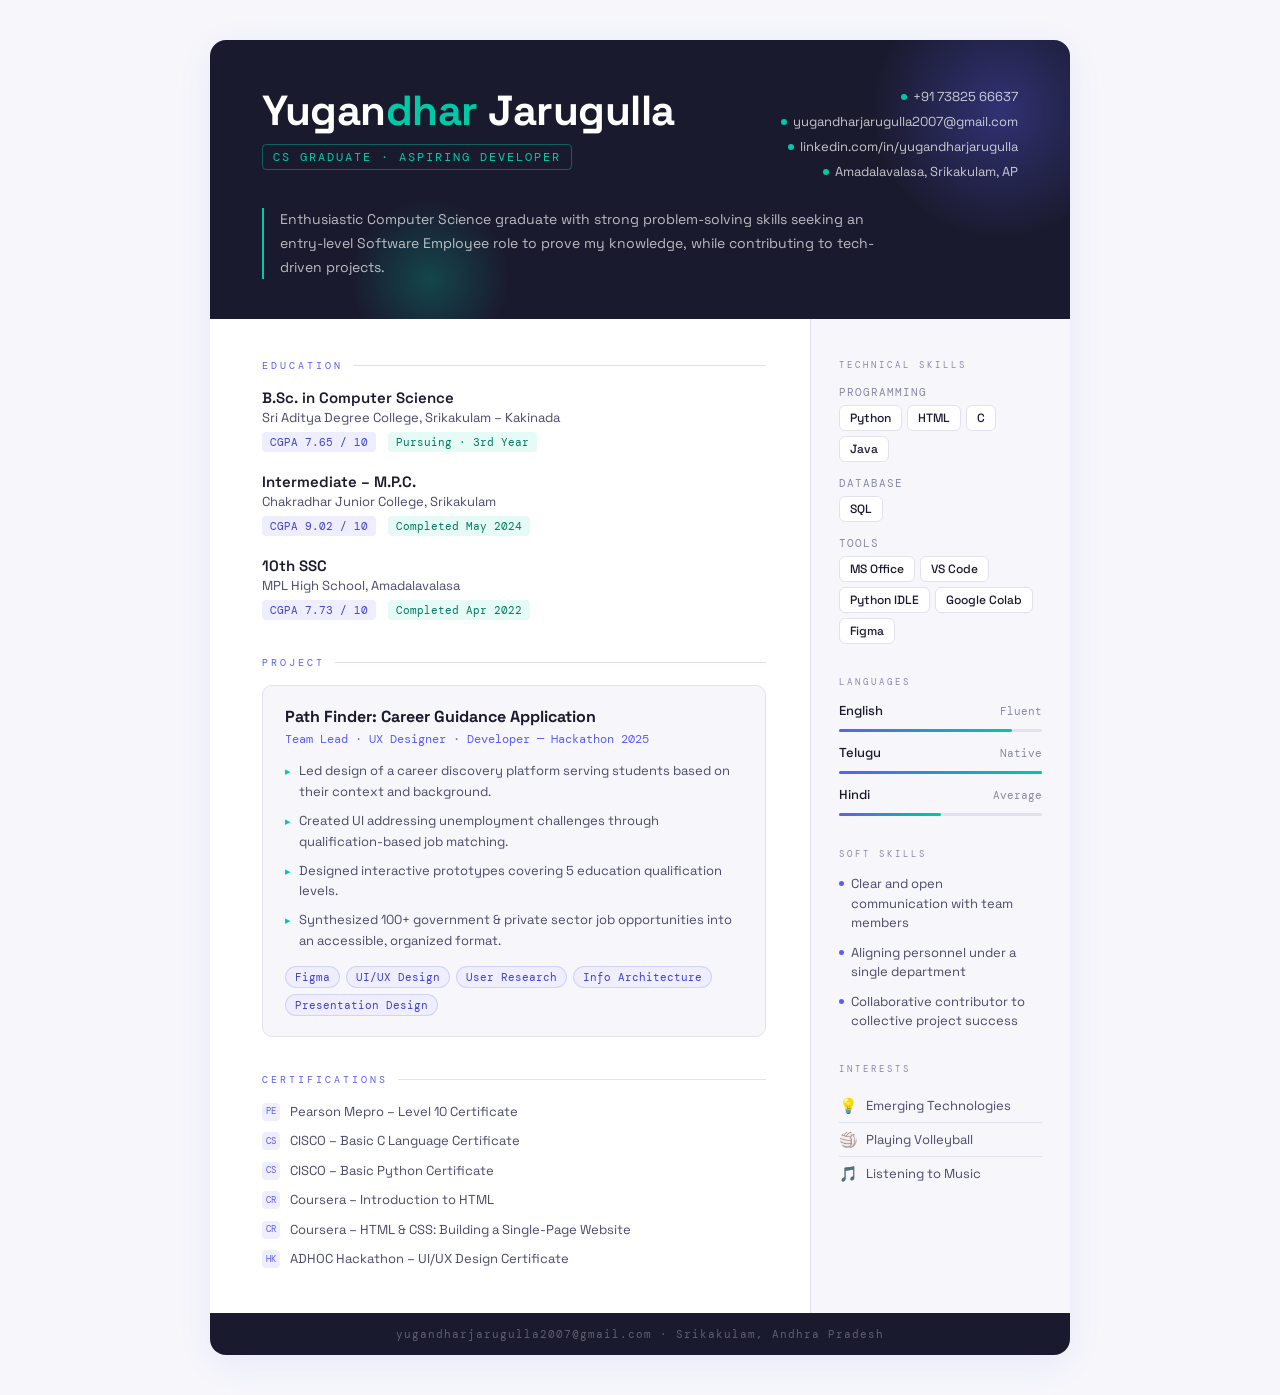
<file: resume.html>
<!DOCTYPE html>
<html lang="en">
<head>
  <meta charset="UTF-8" />
  <meta name="viewport" content="width=device-width, initial-scale=1.0"/>
  <title>Yugandhar Jarugulla – Resume</title>
  <link href="https://fonts.googleapis.com/css2?family=Space+Grotesk:wght@300;400;500;600;700&family=DM+Mono:wght@400;500&display=swap" rel="stylesheet"/>
  <style>
    *, *::before, *::after { box-sizing: border-box; margin: 0; padding: 0; }
    :root {
      --ink:      #1a1a2e;
      --mid:      #4a4a6a;
      --muted:    #8888aa;
      --accent:   #5b5ef4;
      --accent2:  #00c9a7;
      --bg:       #f7f7fb;
      --card:     #ffffff;
      --border:   #e2e2ee;
      --tag-bg:   #eeeeff;
      --tag-text: #4040cc;
      --font:     'Space Grotesk', sans-serif;
      --mono:     'DM Mono', monospace;
    }
    body { font-family: var(--font); background: var(--bg); color: var(--ink); min-height: 100vh; padding: 40px 20px; }
    .page { max-width: 860px; margin: 0 auto; background: var(--card); border-radius: 16px; overflow: hidden; box-shadow: 0 8px 40px rgba(91,94,244,0.10); }

    /* HEADER */
    .header { background: var(--ink); padding: 48px 52px 40px; position: relative; overflow: hidden; }
    .header::before { content:''; position:absolute; top:-60px; right:-60px; width:260px; height:260px; border-radius:50%; background:radial-gradient(circle,rgba(91,94,244,0.35) 0%,transparent 70%); }
    .header::after  { content:''; position:absolute; bottom:-40px; left:140px; width:160px; height:160px; border-radius:50%; background:radial-gradient(circle,rgba(0,201,167,0.25) 0%,transparent 70%); }
    .header-top { display:flex; align-items:flex-start; justify-content:space-between; gap:24px; flex-wrap:wrap; position:relative; z-index:1; }
    .name { font-size:clamp(28px,5vw,42px); font-weight:700; color:#fff; letter-spacing:-0.5px; line-height:1.1; }
    .name span { color:var(--accent2); }
    .role-badge { margin-top:10px; display:inline-block; font-family:var(--mono); font-size:12px; letter-spacing:2px; text-transform:uppercase; color:var(--accent2); border:1px solid rgba(0,201,167,0.4); border-radius:4px; padding:4px 10px; }
    .contact-grid { display:flex; flex-direction:column; gap:8px; align-items:flex-end; }
    .contact-item { font-size:13px; color:rgba(255,255,255,0.75); display:flex; align-items:center; gap:6px; }
    .contact-item a { color:rgba(255,255,255,0.75); text-decoration:none; }
    .contact-item a:hover { color:var(--accent2); }
    .contact-item .dot { width:6px; height:6px; border-radius:50%; background:var(--accent2); flex-shrink:0; }
    .objective { margin-top:28px; position:relative; z-index:1; font-size:14px; line-height:1.7; color:rgba(255,255,255,0.70); max-width:620px; border-left:2px solid var(--accent2); padding-left:16px; }

    /* BODY */
    .body { display:grid; grid-template-columns:1fr 260px; }

    /* MAIN */
    .main { padding:40px 44px 44px 52px; }
    .section { margin-bottom:36px; }
    .section:last-child { margin-bottom:0; }
    .section-label { font-family:var(--mono); font-size:10px; letter-spacing:3px; text-transform:uppercase; color:var(--accent); margin-bottom:16px; display:flex; align-items:center; gap:10px; }
    .section-label::after { content:''; flex:1; height:1px; background:var(--border); }

    /* Education */
    .edu-item { margin-bottom:20px; }
    .edu-item:last-child { margin-bottom:0; }
    .edu-degree { font-size:15px; font-weight:600; color:var(--ink); }
    .edu-school { font-size:13px; color:var(--mid); margin-top:2px; }
    .edu-meta { margin-top:6px; display:flex; gap:12px; flex-wrap:wrap; }
    .badge { font-family:var(--mono); font-size:11px; padding:3px 8px; border-radius:4px; background:var(--tag-bg); color:var(--tag-text); }
    .badge.green { background:#e6faf6; color:#007a60; }

    /* Project */
    .project-card { background:var(--bg); border-radius:10px; padding:20px 22px; border:1px solid var(--border); }
    .project-title { font-size:16px; font-weight:700; color:var(--ink); }
    .project-role { font-size:12px; font-family:var(--mono); color:var(--accent); margin-top:4px; }
    .project-desc { margin-top:14px; display:flex; flex-direction:column; gap:8px; }
    .project-line { font-size:13px; color:var(--mid); line-height:1.6; padding-left:14px; position:relative; }
    .project-line::before { content:'▸'; position:absolute; left:0; color:var(--accent2); font-size:11px; top:2px; }
    .skill-tags { margin-top:14px; display:flex; flex-wrap:wrap; gap:6px; }
    .skill-tag { font-size:11px; font-family:var(--mono); padding:3px 9px; border-radius:20px; background:var(--tag-bg); color:var(--tag-text); border:1px solid rgba(91,94,244,0.2); }

    /* Certifications */
    .cert-list { display:flex; flex-direction:column; gap:10px; }
    .cert-item { display:flex; align-items:flex-start; gap:10px; font-size:13px; color:var(--mid); line-height:1.5; }
    .cert-bullet { width:18px; height:18px; border-radius:4px; background:var(--tag-bg); flex-shrink:0; display:flex; align-items:center; justify-content:center; font-size:9px; color:var(--accent); font-family:var(--mono); margin-top:1px; }

    /* SIDEBAR */
    .sidebar { background:var(--bg); border-left:1px solid var(--border); padding:40px 28px; }
    .side-section { margin-bottom:32px; }
    .side-section:last-child { margin-bottom:0; }
    .side-label { font-family:var(--mono); font-size:9px; letter-spacing:3px; text-transform:uppercase; color:var(--muted); margin-bottom:14px; }

    /* Tech Skills */
    .tech-row { margin-bottom:14px; }
    .tech-category { font-size:11px; font-family:var(--mono); color:var(--muted); margin-bottom:6px; text-transform:uppercase; letter-spacing:1px; }
    .tech-pills { display:flex; flex-wrap:wrap; gap:5px; }
    .tech-pill { font-size:12px; font-weight:500; padding:4px 10px; border-radius:6px; background:var(--card); color:var(--ink); border:1px solid var(--border); }

    /* Languages */
    .lang-item { display:flex; justify-content:space-between; align-items:center; margin-bottom:10px; font-size:13px; }
    .lang-name { color:var(--ink); font-weight:500; }
    .lang-level { font-size:11px; font-family:var(--mono); color:var(--muted); }
    .lang-bar { width:100%; height:3px; background:var(--border); border-radius:2px; margin-top:4px; margin-bottom:12px; }
    .lang-fill { height:100%; border-radius:2px; background:linear-gradient(90deg,var(--accent),var(--accent2)); }

    /* Interests */
    .interest-item { font-size:13px; color:var(--mid); padding:7px 0; border-bottom:1px solid var(--border); display:flex; align-items:center; gap:8px; }
    .interest-item:last-child { border-bottom:none; }
    .interest-icon { font-size:15px; }

    /* Soft Skills */
    .soft-item { font-size:13px; color:var(--mid); line-height:1.5; margin-bottom:10px; padding-left:12px; position:relative; }
    .soft-item::before { content:''; position:absolute; left:0; top:7px; width:5px; height:5px; border-radius:50%; background:var(--accent); }

    /* FOOTER */
    .footer { background:var(--ink); text-align:center; padding:14px; font-family:var(--mono); font-size:11px; color:rgba(255,255,255,0.3); letter-spacing:1px; }

    @media (max-width:640px) {
      .body { grid-template-columns:1fr; }
      .sidebar { border-left:none; border-top:1px solid var(--border); }
      .main { padding:32px 24px; }
      .header { padding:36px 24px 32px; }
      .contact-grid { align-items:flex-start; }
    }
  </style>
</head>
<body>
<div class="page">

  <div class="header">
    <div class="header-top">
      <div>
        <div class="name">Yugan<span>dhar</span> Jarugulla</div>
        <div class="role-badge">CS Graduate · Aspiring Developer</div>
      </div>
      <div class="contact-grid">
        <div class="contact-item"><span class="dot"></span> +91 73825 66637</div>
        <div class="contact-item"><span class="dot"></span><a href="mailto:yugandharjarugulla2007@gmail.com">yugandharjarugulla2007@gmail.com</a></div>
        <div class="contact-item"><span class="dot"></span><a href="https://www.linkedin.com/in/yugandharjarugulla" target="_blank">linkedin.com/in/yugandharjarugulla</a></div>
        <div class="contact-item"><span class="dot"></span> Amadalavalasa, Srikakulam, AP</div>
      </div>
    </div>
    <div class="objective">
      Enthusiastic Computer Science graduate with strong problem-solving skills seeking an entry-level Software Employee role to prove my knowledge, while contributing to tech-driven projects.
    </div>
  </div>

  <div class="body">
    <div class="main">

      <div class="section">
        <div class="section-label">Education</div>
        <div class="edu-item">
          <div class="edu-degree">B.Sc. in Computer Science</div>
          <div class="edu-school">Sri Aditya Degree College, Srikakulam – Kakinada</div>
          <div class="edu-meta">
            <span class="badge">CGPA 7.65 / 10</span>
            <span class="badge green">Pursuing · 3rd Year</span>
          </div>
        </div>
        <div class="edu-item">
          <div class="edu-degree">Intermediate – M.P.C.</div>
          <div class="edu-school">Chakradhar Junior College, Srikakulam</div>
          <div class="edu-meta">
            <span class="badge">CGPA 9.02 / 10</span>
            <span class="badge green">Completed May 2024</span>
          </div>
        </div>
        <div class="edu-item">
          <div class="edu-degree">10th SSC</div>
          <div class="edu-school">MPL High School, Amadalavalasa</div>
          <div class="edu-meta">
            <span class="badge">CGPA 7.73 / 10</span>
            <span class="badge green">Completed Apr 2022</span>
          </div>
        </div>
      </div>

      <div class="section">
        <div class="section-label">Project</div>
        <div class="project-card">
          <div class="project-title">Path Finder: Career Guidance Application</div>
          <div class="project-role">Team Lead · UX Designer · Developer — Hackathon 2025</div>
          <div class="project-desc">
            <div class="project-line">Led design of a career discovery platform serving students based on their context and background.</div>
            <div class="project-line">Created UI addressing unemployment challenges through qualification-based job matching.</div>
            <div class="project-line">Designed interactive prototypes covering 5 education qualification levels.</div>
            <div class="project-line">Synthesized 100+ government &amp; private sector job opportunities into an accessible, organized format.</div>
          </div>
          <div class="skill-tags">
            <span class="skill-tag">Figma</span>
            <span class="skill-tag">UI/UX Design</span>
            <span class="skill-tag">User Research</span>
            <span class="skill-tag">Info Architecture</span>
            <span class="skill-tag">Presentation Design</span>
          </div>
        </div>
      </div>

      <div class="section">
        <div class="section-label">Certifications</div>
        <div class="cert-list">
          <div class="cert-item"><div class="cert-bullet">PE</div> Pearson Mepro – Level 10 Certificate</div>
          <div class="cert-item"><div class="cert-bullet">CS</div> CISCO – Basic C Language Certificate</div>
          <div class="cert-item"><div class="cert-bullet">CS</div> CISCO – Basic Python Certificate</div>
          <div class="cert-item"><div class="cert-bullet">CR</div> Coursera – Introduction to HTML</div>
          <div class="cert-item"><div class="cert-bullet">CR</div> Coursera – HTML &amp; CSS: Building a Single-Page Website</div>
          <div class="cert-item"><div class="cert-bullet">HK</div> ADHOC Hackathon – UI/UX Design Certificate</div>
        </div>
      </div>

    </div>

    <div class="sidebar">

      <div class="side-section">
        <div class="side-label">Technical Skills</div>
        <div class="tech-row">
          <div class="tech-category">Programming</div>
          <div class="tech-pills">
            <span class="tech-pill">Python</span>
            <span class="tech-pill">HTML</span>
            <span class="tech-pill">C</span>
            <span class="tech-pill">Java</span>
          </div>
        </div>
        <div class="tech-row">
          <div class="tech-category">Database</div>
          <div class="tech-pills"><span class="tech-pill">SQL</span></div>
        </div>
        <div class="tech-row">
          <div class="tech-category">Tools</div>
          <div class="tech-pills">
            <span class="tech-pill">MS Office</span>
            <span class="tech-pill">VS Code</span>
            <span class="tech-pill">Python IDLE</span>
            <span class="tech-pill">Google Colab</span>
            <span class="tech-pill">Figma</span>
          </div>
        </div>
      </div>

      <div class="side-section">
        <div class="side-label">Languages</div>
        <div class="lang-item"><span class="lang-name">English</span><span class="lang-level">Fluent</span></div>
        <div class="lang-bar"><div class="lang-fill" style="width:85%"></div></div>
        <div class="lang-item"><span class="lang-name">Telugu</span><span class="lang-level">Native</span></div>
        <div class="lang-bar"><div class="lang-fill" style="width:100%"></div></div>
        <div class="lang-item"><span class="lang-name">Hindi</span><span class="lang-level">Average</span></div>
        <div class="lang-bar"><div class="lang-fill" style="width:50%"></div></div>
      </div>

      <div class="side-section">
        <div class="side-label">Soft Skills</div>
        <div class="soft-item">Clear and open communication with team members</div>
        <div class="soft-item">Aligning personnel under a single department</div>
        <div class="soft-item">Collaborative contributor to collective project success</div>
      </div>

      <div class="side-section">
        <div class="side-label">Interests</div>
        <div class="interest-item"><span class="interest-icon">💡</span> Emerging Technologies</div>
        <div class="interest-item"><span class="interest-icon">🏐</span> Playing Volleyball</div>
        <div class="interest-item"><span class="interest-icon">🎵</span> Listening to Music</div>
      </div>

    </div>
  </div>

  <div class="footer">yugandharjarugulla2007@gmail.com · Srikakulam, Andhra Pradesh</div>

</div>
</body>
</html>
</file>
